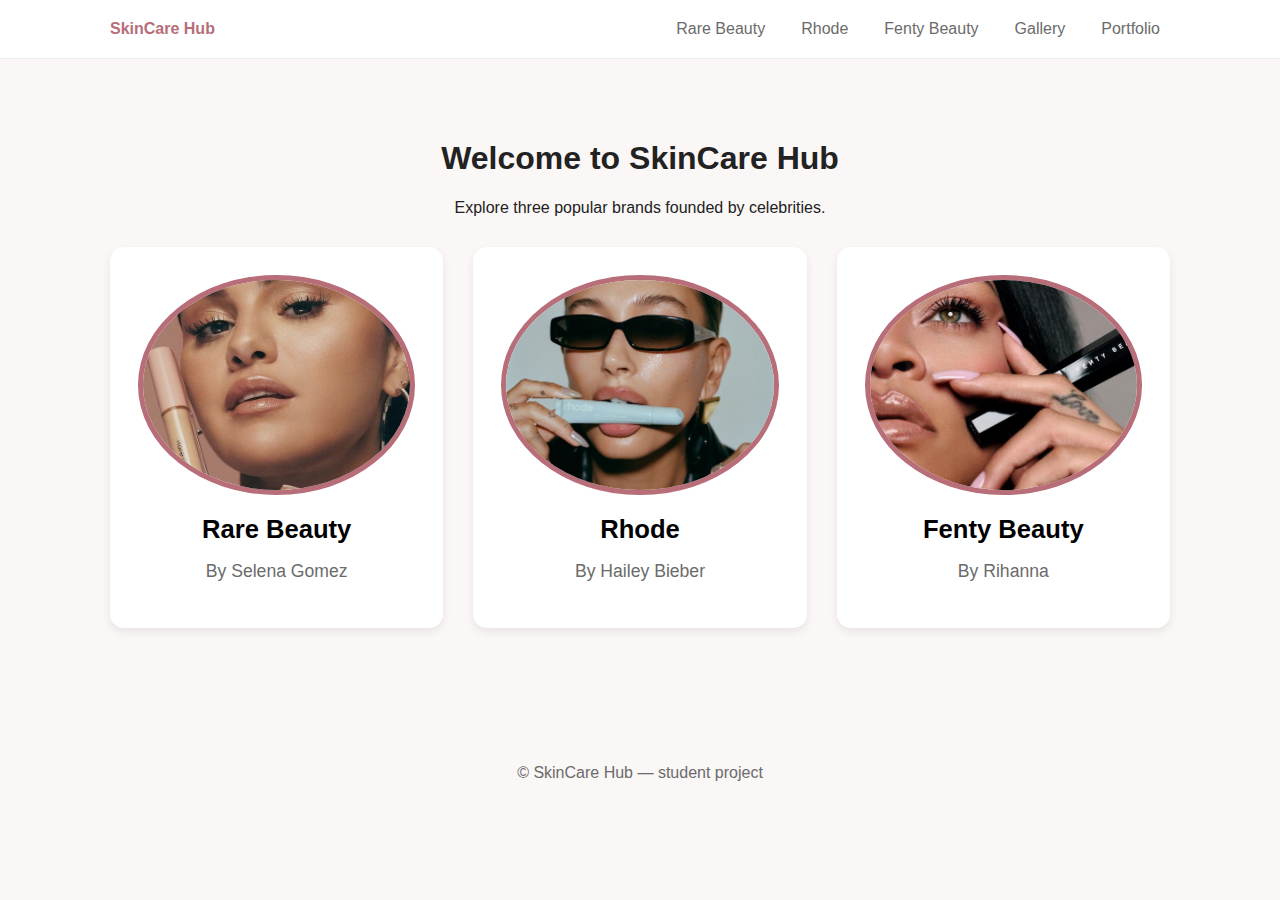
<file: index.html>
<!doctype html>
<html lang="en">
<head>
  <meta charset="UTF-8">
  <title>Skincare Hub — Home</title>
  <link rel="stylesheet" href="style.css">
</head>
<body>
  <header class="site-header">
    <div class="container header-inner">
      <a class="logo" href="index.html">SkinCare Hub</a>
      <nav class="main-nav">
        <ul>
          <li><a href="rare.html">Rare Beauty</a></li>
          <li><a href="rhode.html">Rhode</a></li>
          <li><a href="fenty.html">Fenty Beauty</a></li>
          <li><a href="gallery.html">Gallery</a></li>
          <li><a href="portfolio.html">Portfolio</a></li>
        </ul>
      </nav>
    </div>
  </header>

  <main class="container">
    <section class="hero">
      <h1>Welcome to SkinCare Hub</h1>
      <p>Explore three popular brands founded by celebrities.</p>
      <div class="brand-links">
        <a class="card" href="rare.html">
          <img class="founder-photo" src="images/selena.jpg" alt="Selena Gomez">
          <h3>Rare Beauty</h3>
          <p>By Selena Gomez</p>
        </a>
        <a class="card" href="rhode.html">
          <img class="founder-photo" src="images/hailey.jpg" alt="Hailey Bieber">
          <h3>Rhode</h3>
          <p>By Hailey Bieber</p>
        </a>
        <a class="card" href="fenty.html">
          <img class="founder-photo" src="images/rihanna.jpg" alt="Rihanna">
          <h3>Fenty Beauty</h3>
          <p>By Rihanna</p>
        </a>
      </div>
    </section>
  </main>

  <footer class="site-footer">
    <div class="container">
      <p>© SkinCare Hub — student project</p>
    </div>
  </footer>
</body>
</html>
</file>
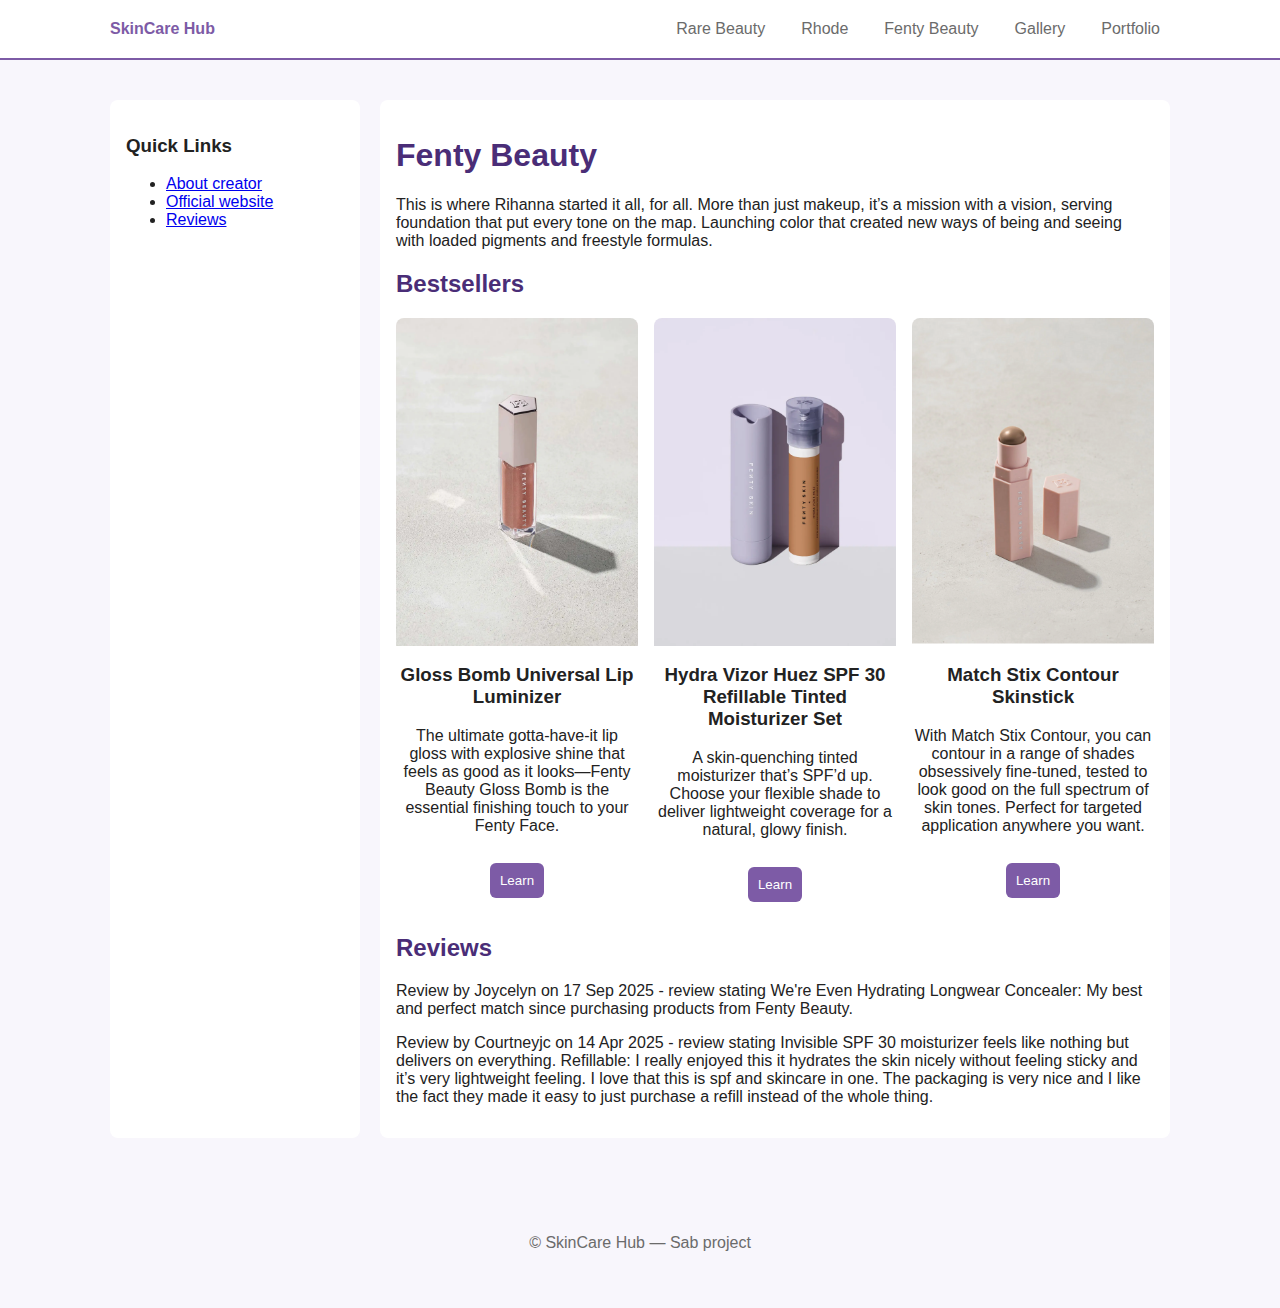
<file: fenty.html>
<!doctype html>
<html lang="en">
<head>
  <meta charset="UTF-8">
  <title>Fenty Beauty</title>

  <link rel="stylesheet" href="style.css">
  <link rel="stylesheet" href="fenty.css">
</head>
<body class="fenty-page">
<header class="site-header">
  <div class="container header-inner">
    <a class="logo" href="index.html">SkinCare Hub</a>
    <nav class="main-nav">
      <ul>
        <li><a href="rare.html">Rare Beauty</a></li>
        <li><a href="rhode.html">Rhode</a></li>
        <li><a href="fenty.html">Fenty Beauty</a></li>
        <li><a href="gallery.html">Gallery</a></li>
        <li><a href="portfolio.html">Portfolio</a></li>
      </ul>
    </nav>
  </div>
</header>

<main class="container grid-layout">
  <aside class="sidebar">
    <h3>Quick Links</h3>
    <ul>
      <li><a href="https://en.wikipedia.org/wiki/Rihanna">About creator</a></li>
      <li><a href="https://fentybeauty.com">Official website</a></li>
      <li><a href="https://fentybeauty.com/products/hydra-vizor-invisible-moisturizer-broad-spectrum-spf-30-sunscreen-with-niacinamide-kalahari-melon-us?variant=35110454722605">Reviews</a></li>
    </ul>
  </aside>

  <section class="content">
    <article id="about">
      <h1>Fenty Beauty</h1>
      <p>This is where Rihanna started it all, for all. More than just makeup, it’s a mission with a vision, serving foundation that put every tone on the map. Launching color that created new ways of being and seeing with loaded pigments and freestyle formulas.</p>
    </article>

    <article id="products" class="card-row">
      <h2>Bestsellers</h2>
      <div class="cards">
        <div class="card">
          <img src="images/fenty1.jpg" alt="Fenty product">
          <h3>Gloss Bomb Universal Lip Luminizer</h3>
          <p>The ultimate gotta-have-it lip gloss with explosive shine that feels as good as it looks—Fenty Beauty Gloss Bomb is the essential finishing touch to your Fenty Face.</p>
          <button onclick="window.open('https://fentybeauty.com/products/gloss-bomb-universal-lip-luminizer-fenty-glow?variant=35110478774317', '_blank')">Learn</button>
        </div>
        <div class="card">
          <img src="images/fenty2.jpg" alt="Fenty product">
          <h3>Hydra Vizor Huez SPF 30 Refillable Tinted Moisturizer Set</h3>
          <p>A skin-quenching tinted moisturizer that’s SPF’d up. Choose your flexible shade to  deliver lightweight coverage for a natural, glowy finish.</p>
          <button onclick="window.open('https://fentybeauty.com/products/hydra-vizor-huez-spf-30-refillable-tinted-moisturizer-set?variant=42396560326701', '_blank')">Learn</button>
        </div>
        <div class="card">
          <img src="images/fenty3.jpg" alt="Fenty product">
          <h3>Match Stix Contour Skinstick</h3>
          <p>With Match Stix Contour, you can contour in a range of shades obsessively fine-tuned, tested to look good on the full spectrum of skin tones. Perfect for targeted application anywhere you want. </p>
          <button onclick="window.open('https://fentybeauty.com/products/match-stix-contour-skinstick-amber?variant=41471068799021', '_blank')">Learn</button>
        </div>
      </div>
    </article>

    <article id="reviews">
      <h2>Reviews</h2>
      <p>Review by Joycelyn on 17 Sep 2025 - review stating We're Even Hydrating Longwear Concealer: My best and perfect match since purchasing products from Fenty Beauty.</p>
      <p>Review by Courtneyjc on 14 Apr 2025 - review stating Invisible SPF 30 moisturizer feels like nothing but delivers on everything. Refillable: I really enjoyed this it hydrates the skin nicely without feeling sticky and it’s very lightweight feeling. I love that this is spf and skincare in one. The packaging is very nice and I like the fact they made it easy to just purchase a refill instead of the whole thing.</p>
    </article>
  </section>
</main>

<footer class="site-footer">
  <div class="container">
    <p>© SkinCare Hub — Sab project</p>
  </div>
</footer>
</body>
</html>
</file>
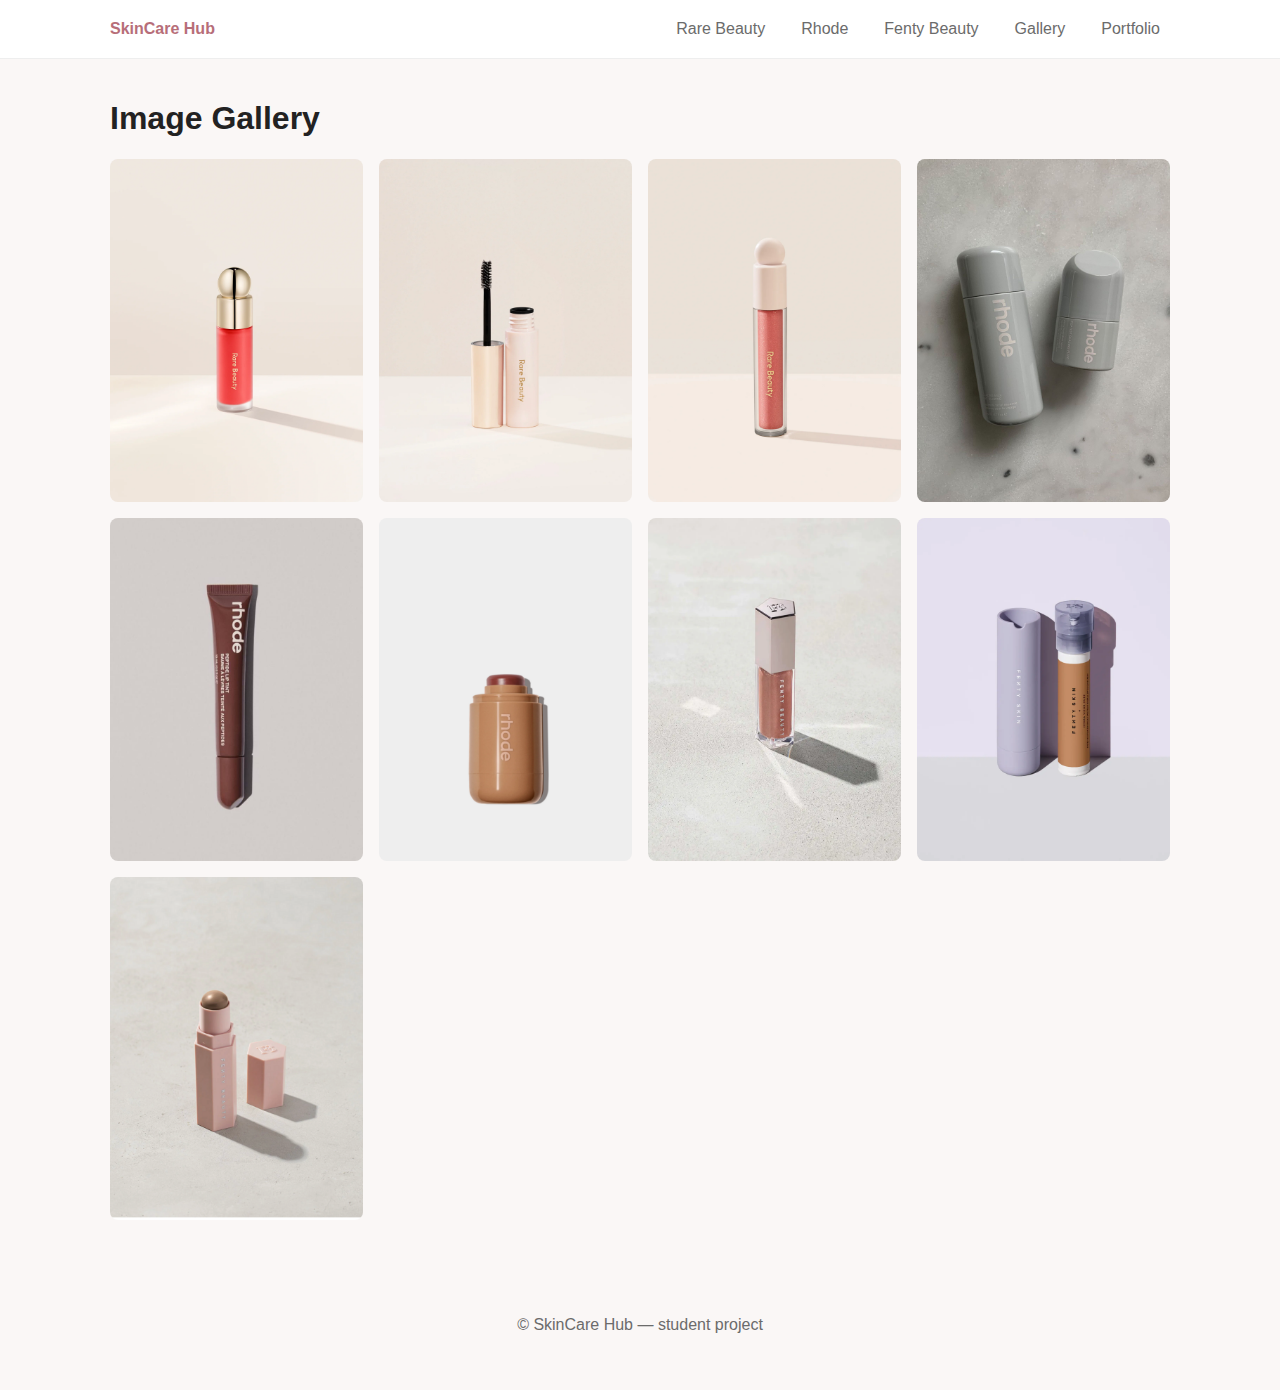
<file: gallery.html>
<!doctype html>
<html lang="en">
<head>
  <meta charset="UTF-8">
  <title>Image Gallery</title>
  <link rel="stylesheet" href="style.css">
</head>
<body>
<header class="site-header">
  <div class="container header-inner">
    <a class="logo" href="index.html">SkinCare Hub</a>
    <nav class="main-nav">
      <ul>
        <li><a href="rare.html">Rare Beauty</a></li>
        <li><a href="rhode.html">Rhode</a></li>
        <li><a href="fenty.html">Fenty Beauty</a></li>
        <li><a href="gallery.html">Gallery</a></li>
        <li><a href="portfolio.html">Portfolio</a></li>
      </ul>
    </nav>
  </div>
</header>

<main class="container">
  <h1>Image Gallery</h1>
  <div class="gallery">
    <div class="gallery-item"><img src="images/rare1.jpg" alt=""><span>Soft Pinch Liquid Blush</span></div>
    <div class="gallery-item"><img src="images/rare2.jpg" alt=""><span>Brow Harmony Flexible Lifting Gel</span></div>
    <div class="gallery-item"><img src="images/rare3.jpg" alt=""><span>Positive Light Luminizing Lip Gloss</span></div>
    <div class="gallery-item"><img src="images/rhode1.jpg" alt=""><span>Glazing Milk</span></div>
    <div class="gallery-item"><img src="images/rhode2.jpg" alt=""><span>Peptide Lip Tint</span></div>
    <div class="gallery-item"><img src="images/rhode3.jpg" alt=""><span>Pocket Blush</span></div>
    <div class="gallery-item"><img src="images/fenty1.jpg" alt=""><span>Gloss Bomb Universal Lip Luminizer</span></div>
    <div class="gallery-item"><img src="images/fenty2.jpg" alt=""><span>Hydra Vizor Huez SPF 30 Refillable Tinted Moisturizer Set</span></div>
    <div class="gallery-item"><img src="images/fenty3.jpg" alt=""><span>Match Stix Contour Skinstick</span></div>
  </div>
</main>

<footer class="site-footer">
  <div class="container">
    <p>© SkinCare Hub — student project</p>
  </div>
</footer>
</body>
</html>
</file>
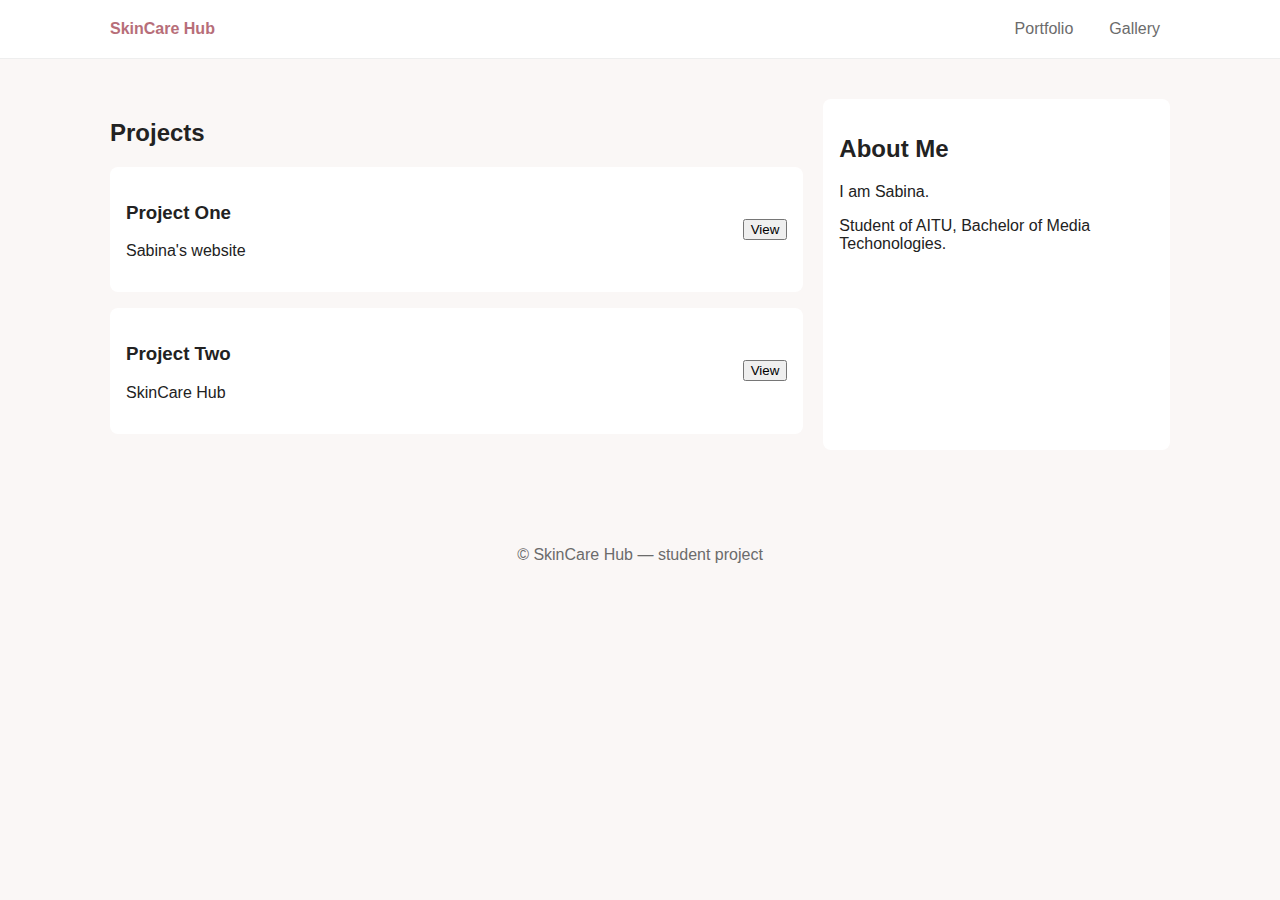
<file: portfolio.html>
<!doctype html>
<html lang="en">
<head>
  <meta charset="UTF-8">
  <title>Portfolio</title>
  <link rel="stylesheet" href="style.css">
</head>
<body>
<header class="site-header">
  <div class="container header-inner">
    <a class="logo" href="index.html">SkinCare Hub</a>
    <nav class="main-nav">
      <ul>
        <li><a href="portfolio.html">Portfolio</a></li>
        <li><a href="gallery.html">Gallery</a></li>
      </ul>
    </nav>
  </div>
</header>

<main class="container portfolio-layout">
  <section class="projects">
    <h2>Projects</h2>
    <div class="project-card">
      <div class="project-info">
        <h3>Project One</h3>
        <p>Sabina's website</p>
      </div>
      <button onclick="window.open('https://sabinaalekseeva210-dev.github.io/Assignment-2/', '_blank')">View</button>
    </div>
    <div class="project-card">
      <div class="project-info">
        <h3>Project Two</h3>
        <p>SkinCare Hub</p>
      </div>
      <button onclick="window.location.href='index.html'">View</button>
    </div>
  </section>

  <aside class="portfolio-sidebar">
    <h2>About Me</h2>
    <p>I am Sabina.</p>
    <p>Student of AITU, Bachelor of Media Techonologies.</p>
  </aside>
</main>

<footer class="site-footer">
  <div class="container">
    <p>© SkinCare Hub — student project</p>
  </div>
</footer>
</body>
</html>
</file>
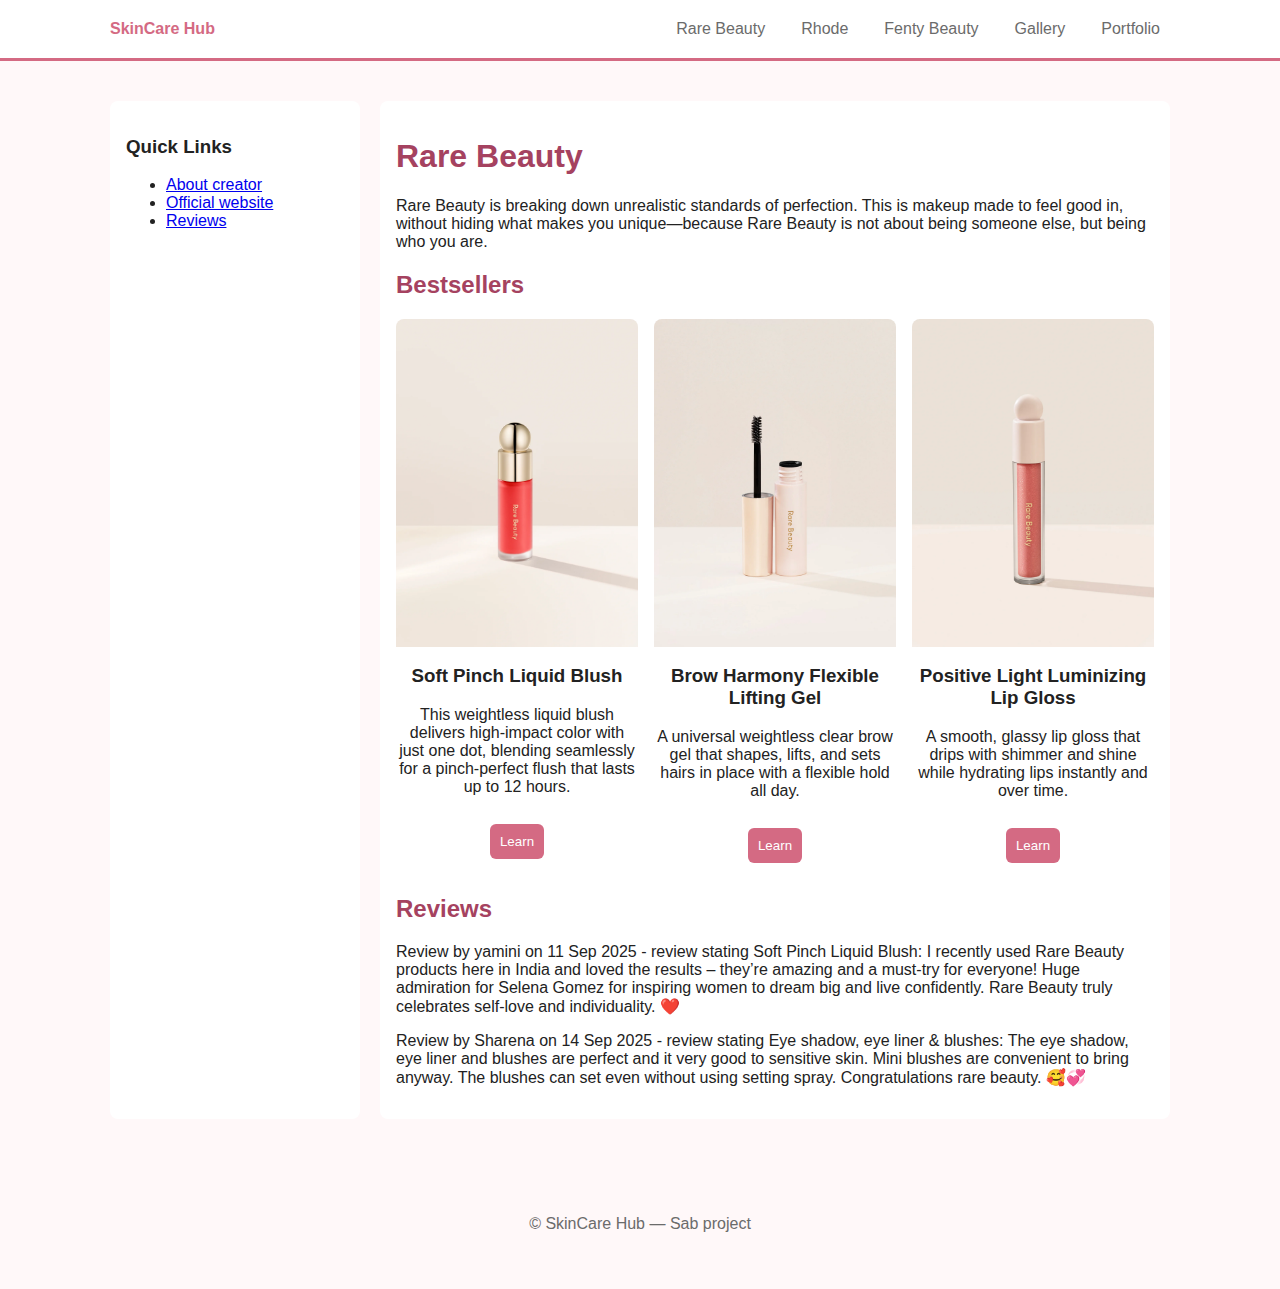
<file: rare.html>
<!doctype html>
<html lang="en">
<head>
  <meta charset="UTF-8">
  <title>Rare Beauty</title>
  <link rel="stylesheet" href="style.css">
  <link rel="stylesheet" href="rare.css">
</head>
<body class="rare-page">
<header class="site-header">
  <div class="container header-inner">
    <a class="logo" href="index.html">SkinCare Hub</a>
    <nav class="main-nav">
      <ul>
        <li><a href="rare.html">Rare Beauty</a></li>
        <li><a href="rhode.html">Rhode</a></li>
        <li><a href="fenty.html">Fenty Beauty</a></li>
        <li><a href="gallery.html">Gallery</a></li>
        <li><a href="portfolio.html">Portfolio</a></li>
      </ul>
    </nav>
  </div>
</header>

<main class="container grid-layout">
  <aside class="sidebar">
    <h3>Quick Links</h3>
    <ul>
      <li><a href="https://en.wikipedia.org/wiki/Selena_Gomez">About creator</a></li>
      <li><a href="https://www.rarebeauty.com/?srsltid=AfmBOoodw1uh3YiGbtBRUSVqKevAW4TX5-FMEDpC1Mk4zV-pvin6pH3o">Official website</a></li>
      <li><a href="https://www.rarebeauty.com/pages/reviews?srsltid=AfmBOopHUWWwc6ZOKcVehXSVi1Hi2iImbG9Ax8_qE4AddTA0B4OFz59s">Reviews</a></li>
    </ul>
  </aside>

  <section class="content">
    <article id="about">
      <h1>Rare Beauty</h1>
      <p>Rare Beauty is breaking down unrealistic standards of perfection. ​This is makeup made to feel good in, without hiding what makes you unique—because Rare Beauty is not about being someone else, but being who you are.</p>
    </article>

    <article id="products" class="card-row">
      <h2>Bestsellers</h2>
      <div class="cards">
        <div class="card">
          <img src="images/rare1.jpg" alt="Rare product">
          <h3>Soft Pinch Liquid Blush</h3>
          <p>This weightless liquid blush delivers high-impact color with just one dot, blending seamlessly for a pinch-perfect flush that lasts up to 12 hours.</p>
          <button onclick="window.open('https://www.rarebeauty.com/products/soft-pinch-liquid-blush?variant=34493780885639', '_blank')">Learn</button>
        </div>
        <div class="card">
          <img src="images/rare2.jpg" alt="Rare product">
          <h3>Brow Harmony Flexible Lifting Gel</h3>
          <p>A universal weightless clear brow gel that shapes, lifts, and sets hairs in place with a flexible hold all day.</p>
          <button onclick="window.open('https://www.rarebeauty.com/products/brow-harmony-flexible-lifting-gel', '_blank')">Learn</button>
        </div>
        <div class="card">
          <img src="images/rare3.jpg" alt="Rare product">
          <h3>Positive Light Luminizing Lip Gloss</h3>
          <p>A smooth, glassy lip gloss that drips with shimmer and shine while hydrating lips instantly and over time.</p>
          <button onclick="window.open('https://www.rarebeauty.com/products/positive-light-luminizing-lip-gloss?variant=42658914435207', '_blank')">Learn</button>
        </div>
      </div>
    </article>

    <article id="reviews">
      <h2>Reviews</h2>
      <p>Review by yamini on 11 Sep 2025 - review stating Soft Pinch Liquid Blush: I recently used Rare Beauty products here in India and loved the results – they’re amazing and a must-try for everyone! Huge admiration for Selena Gomez for inspiring women to dream big and live confidently. Rare Beauty truly celebrates self-love and individuality. ❤️</p>
      <p>Review by Sharena on 14 Sep 2025 - review stating Eye shadow, eye liner & blushes: The eye shadow, eye liner and blushes are perfect and it very good to sensitive skin. Mini blushes are convenient to bring anyway. The blushes can set even without using setting spray. Congratulations rare beauty. 🥰💞</p>
    </article>
  </section>
</main>

<footer class="site-footer">
  <div class="container">
    <p>© SkinCare Hub — Sab project</p>
  </div>
</footer>
</body>
</html>
</file>
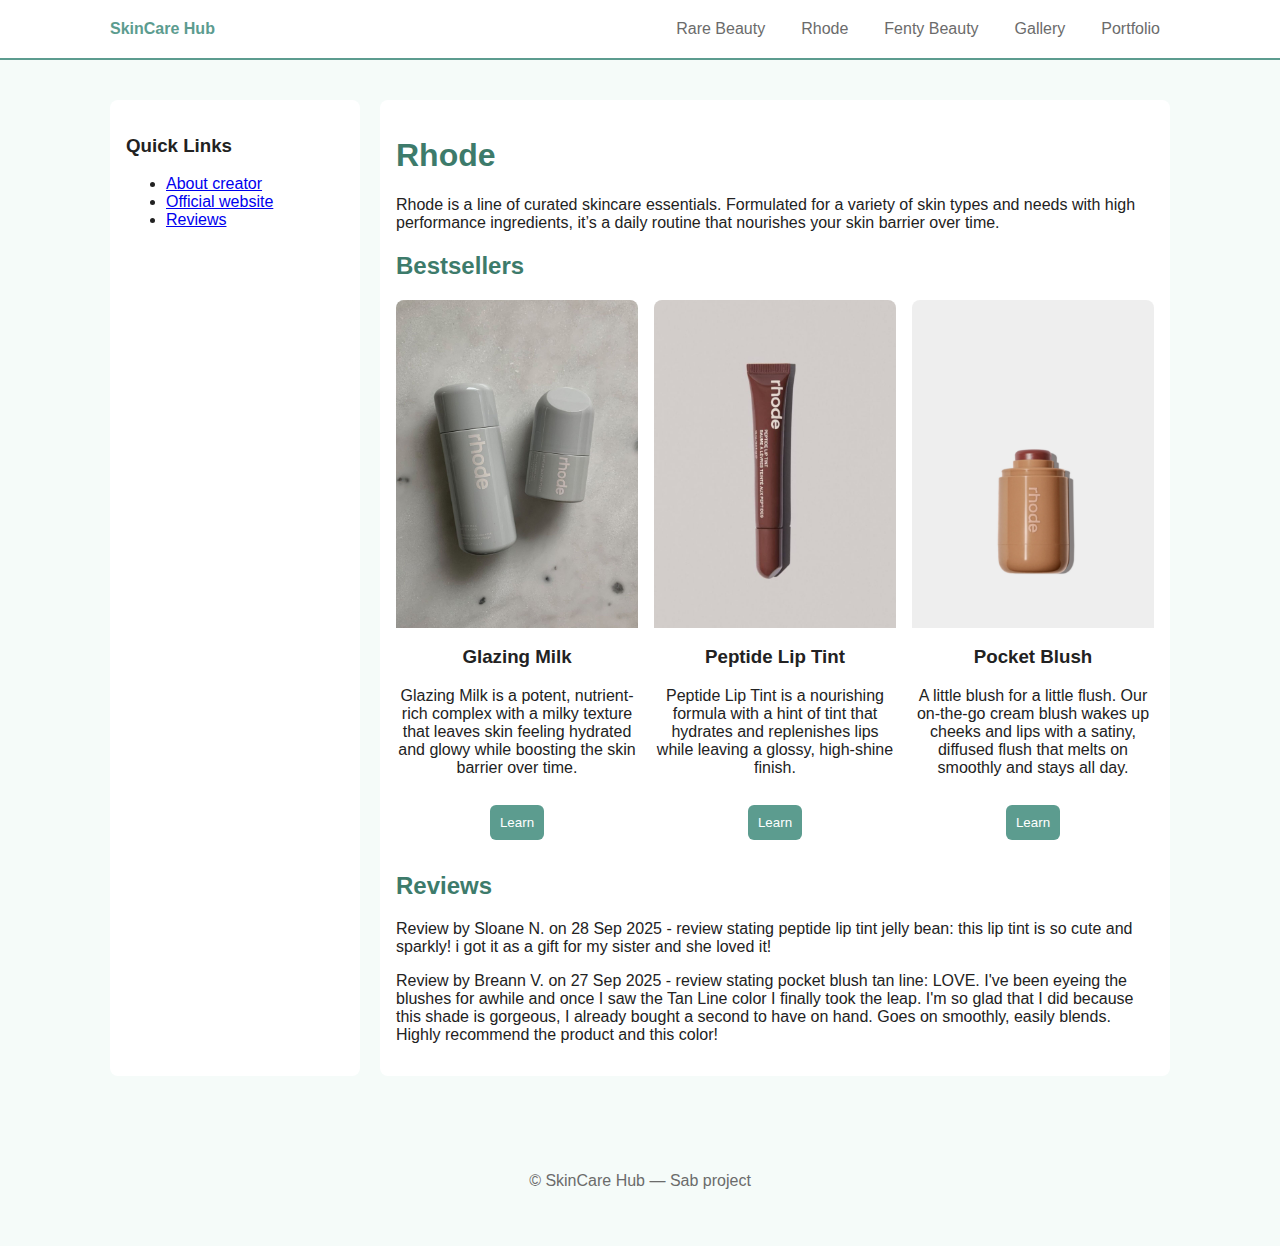
<file: rhode.html>
<!doctype html>
<html lang="en">
<head>
  <meta charset="UTF-8">
  <title>Rhode</title>
  <link rel="stylesheet" href="style.css">
  <link rel="stylesheet" href="rhode.css">
</head>
<body class="rhode-page">
<header class="site-header">
  <div class="container header-inner">
    <a class="logo" href="index.html">SkinCare Hub</a>
    <nav class="main-nav">
      <ul>
        <li><a href="rare.html">Rare Beauty</a></li>
        <li><a href="rhode.html">Rhode</a></li>
        <li><a href="fenty.html">Fenty Beauty</a></li>
        <li><a href="gallery.html">Gallery</a></li>
        <li><a href="portfolio.html">Portfolio</a></li>
      </ul>
    </nav>
  </div>
</header>

<main class="container grid-layout">
  <aside class="sidebar">
    <h3>Quick Links</h3>
    <ul>
      <li><a href="https://en.wikipedia.org/wiki/Hailey_Bieber">About creator</a></li>
      <li><a href="https://www.rhodeskin.com/?srsltid=AfmBOopKXdhlpAfnH0YdT-apXpebcmYikpfAgSJ9eXdPzLxHm857VIwY">Official website</a></li>
      <li><a href="https://www.rhodeskin.com/pages/reviews?srsltid=AfmBOorSzzvUy3CNyQ0LvviU0sTgNXKjcqkCbr1JFkapXLTDd9SMaj8m">Reviews</a></li>
    </ul>
  </aside>

  <section class="content">
    <article id="about">
      <h1>Rhode</h1>
      <p>Rhode is a line of curated skincare essentials. Formulated for a variety of skin types and needs with high performance ingredients, it’s a daily routine that nourishes your skin barrier over time.</p>
    </article>

    <article id="products" class="card-row">
      <h2>Bestsellers</h2>
      <div class="cards">
        <div class="card">
          <img src="images/rhode1.jpg" alt="Rhode product">
          <h3>Glazing Milk</h3>
          <p>Glazing Milk is a potent, nutrient-rich complex with a milky texture that leaves skin feeling hydrated and glowy while boosting the skin barrier over time.</p>
          <button onclick="window.open('https://www.rhodeskin.com/products/glazing-milk?variant=44178822004974', '_blank')">Learn</button>
        </div>
        <div class="card">
          <img src="images/rhode2.jpg" alt="Rhode product">
          <h3>Peptide Lip Tint</h3>
          <p>Peptide Lip Tint is a nourishing formula with a hint of tint that hydrates and replenishes lips while leaving a glossy, high-shine finish.</p>
          <button onclick="window.open('https://www.rhodeskin.com/products/peptide-lip-tint-salty-tan', '_blank')">Learn</button>
        </div>
        <div class="card">
          <img src="images/rhode3.jpg" alt="Rhode product">
          <h3>Pocket Blush</h3>
          <p>A little blush for a little flush. Our on-the-go cream blush wakes up cheeks and lips with a satiny, diffused flush that melts on smoothly and stays all day.</p>
          <button onclick="window.open('https://www.rhodeskin.com/products/pocket-blush-toasted-teddy', '_blank')">Learn</button>
        </div>
      </div>
    </article>

    <article id="reviews">
      <h2>Reviews</h2>
      <p>Review by Sloane N. on 28 Sep 2025 - review stating peptide lip tint jelly bean: this lip tint is so cute and sparkly! i got it as a gift for my sister and she loved it!</p>
      <p>Review by Breann V. on 27 Sep 2025 - review stating pocket blush tan line: LOVE. I've been eyeing the blushes for awhile and once I saw the Tan Line color I finally took the leap. I'm so glad that I did because this shade is gorgeous, I already bought a second to have on hand. Goes on smoothly, easily blends. Highly recommend the product and this color!</p>
    </article>
  </section>
</main>

<footer class="site-footer">
  <div class="container">
    <p>© SkinCare Hub — Sab project</p>
  </div>
</footer>
</body>
</html>
</file>
<file: style.css>
:root {
  --bg: #faf7f6;
  --accent: #b76e79;
  --muted: #6b6b6b;
  --container-width: 1100px;
}
* { box-sizing: border-box }
body {
  margin: 0;
  font-family: Arial, sans-serif;
  background: var(--bg);
  color: #222;
}


.founder-photo {
  width: 220px;       
  height: 220px;     
  object-fit: cover;
  border-radius: 50%;
  margin: 0 auto 20px;
  display: block;
  border: 5px solid var(--accent); 
}


.container { max-width: var(--container-width); margin: 0 auto; padding: 20px; }


.site-header { background: #fff; border-bottom: 1px solid #eee; }
.header-inner { display: flex; justify-content: space-between; align-items: center; }
.logo { font-weight: bold; color: var(--accent); text-decoration: none; }
.main-nav ul { list-style: none; margin: 0; padding: 0; display: flex; gap: 16px; }
.main-nav a { text-decoration: none; color: var(--muted); padding: 10px; }
.main-nav a:hover { background: rgba(183,110,121,0.1); border-radius: 6px; }


.hero { text-align: center; padding: 40px 0; }
.brand-links {
  display: flex;
  gap: 30px;                  
  justify-content: center;
  margin-top: 30px;
}
.brand-links .card {
  background: #fff;
  padding: 28px;             
  border-radius: 14px;
  text-decoration: none;
  color: #000;
  min-width: 280px;         
  max-width: 340px;
  text-align: center;
  box-shadow: 0 4px 10px rgba(0,0,0,0.08);
  transition: transform 0.3s ease, box-shadow 0.3s ease;
}
.brand-links .card h3 {
  font-size: 1.6rem;     
  margin: 12px 0 8px;
}
.brand-links .card p {
  font-size: 1.1rem;
  color: var(--muted);
}
.brand-links .card:hover {
  transform: translateY(-10px) scale(1.05);
  box-shadow: 0 12px 28px rgba(0,0,0,0.15);
}


.grid-layout { display: grid; grid-template-columns: 250px 1fr; gap: 20px; margin-top: 20px; }
.sidebar, .content { background: #fff; padding: 16px; border-radius: 8px; }


.cards { display: flex; gap: 16px; }
.card { flex: 1; background: #fff; border-radius: 8px; overflow: hidden; text-align: center; }
.card img { width: 100%; display: block; }
.card button { margin: 12px; padding: 10px; border: none; background: var(--accent); color: #fff; border-radius: 6px; cursor: pointer; }
.card:hover { transform: translateY(-5px); box-shadow: 0 8px 20px rgba(0,0,0,0.1); transition: 0.3s; }


.gallery { display: grid; grid-template-columns: repeat(auto-fill, minmax(250px, 1fr)); gap: 16px; margin-top: 20px; }
.gallery-item { position: relative; border-radius: 8px; overflow: hidden; }
.gallery-item img { width: 100%; display: block; }
.gallery-item span { position: absolute; bottom: 0; left: 0; right: 0; background: rgba(0,0,0,0.6); color: #fff; padding: 8px; opacity: 0; transition: 0.3s; }
.gallery-item:hover span { opacity: 1; }


.portfolio-layout { display: grid; grid-template-columns: 2fr 1fr; gap: 20px; margin-top: 20px; }
.project-card { display: flex; justify-content: space-between; align-items: center; background: #fff; padding: 16px; border-radius: 8px; margin-bottom: 16px; }
.portfolio-sidebar { background: #fff; padding: 16px; border-radius: 8px; }


.site-footer { text-align: center; padding: 20px; color: var(--muted); margin-top: 20px; }


@media (max-width: 900px) {
  .grid-layout { grid-template-columns: 1fr; }
  .brand-links { flex-direction: column; align-items: center; }
  .cards { flex-direction: column; }
  .portfolio-layout { grid-template-columns: 1fr; }
}
</file>
<file: fenty.css>
:root {
  --accent: #7d5ba6;   
  --bg: #f8f6fc;       
}

body.fenty-page {
  background: var(--bg);
}

.fenty-page h1, 
.fenty-page h2 {
  color: #4a2d77;
}

.fenty-page .card button {
  background: var(--accent);
}

.fenty-page .site-header {
  background: #fff;
  border-bottom: 2px solid var(--accent);
}

.fenty-page a:hover {
  color: var(--accent);
}
</file>
<file: rare.css>
:root {
  --accent: #d46a83;   
  --bg: #fff8f9;       
}

body.rare-page {
  background: var(--bg);
}

.rare-page h1, 
.rare-page h2 {
  color: #a54260;
}

.rare-page .card button {
  background: var(--accent);
}

.rare-page .site-header {
  border-bottom: 3px solid var(--accent);
}

.rare-page a:hover {
  color: var(--accent);
}
</file>
<file: rhode.css>
:root {
  --accent: #5c9c8f;  
  --bg: #f5fbf9;      
}

body.rhode-page {
  background: var(--bg);
}

.rhode-page h1, 
.rhode-page h2 {
  color: #3d7b6b;
}

.rhode-page .card button {
  background: var(--accent);
}

.rhode-page .site-header {
  background: #ffffff;
  border-bottom: 2px solid var(--accent);
}

.rhode-page a:hover {
  color: var(--accent);
}
</file>
